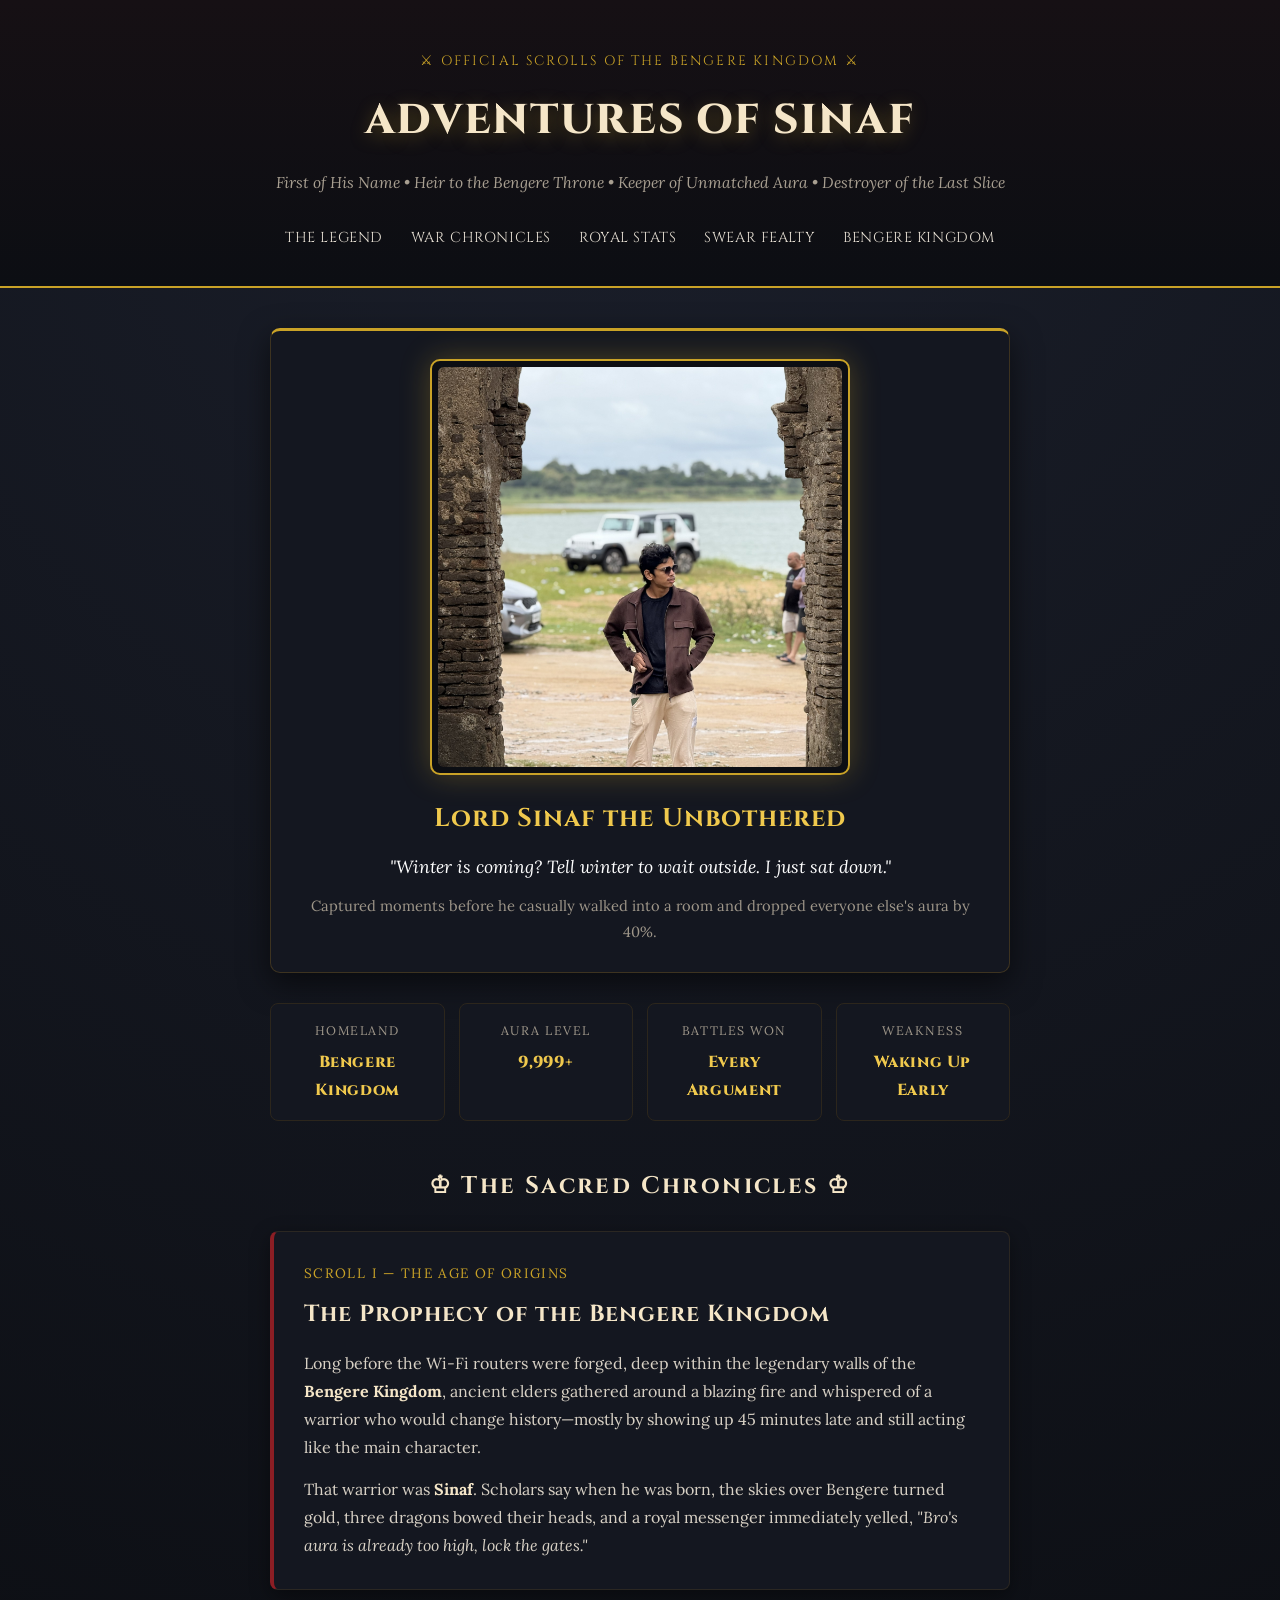
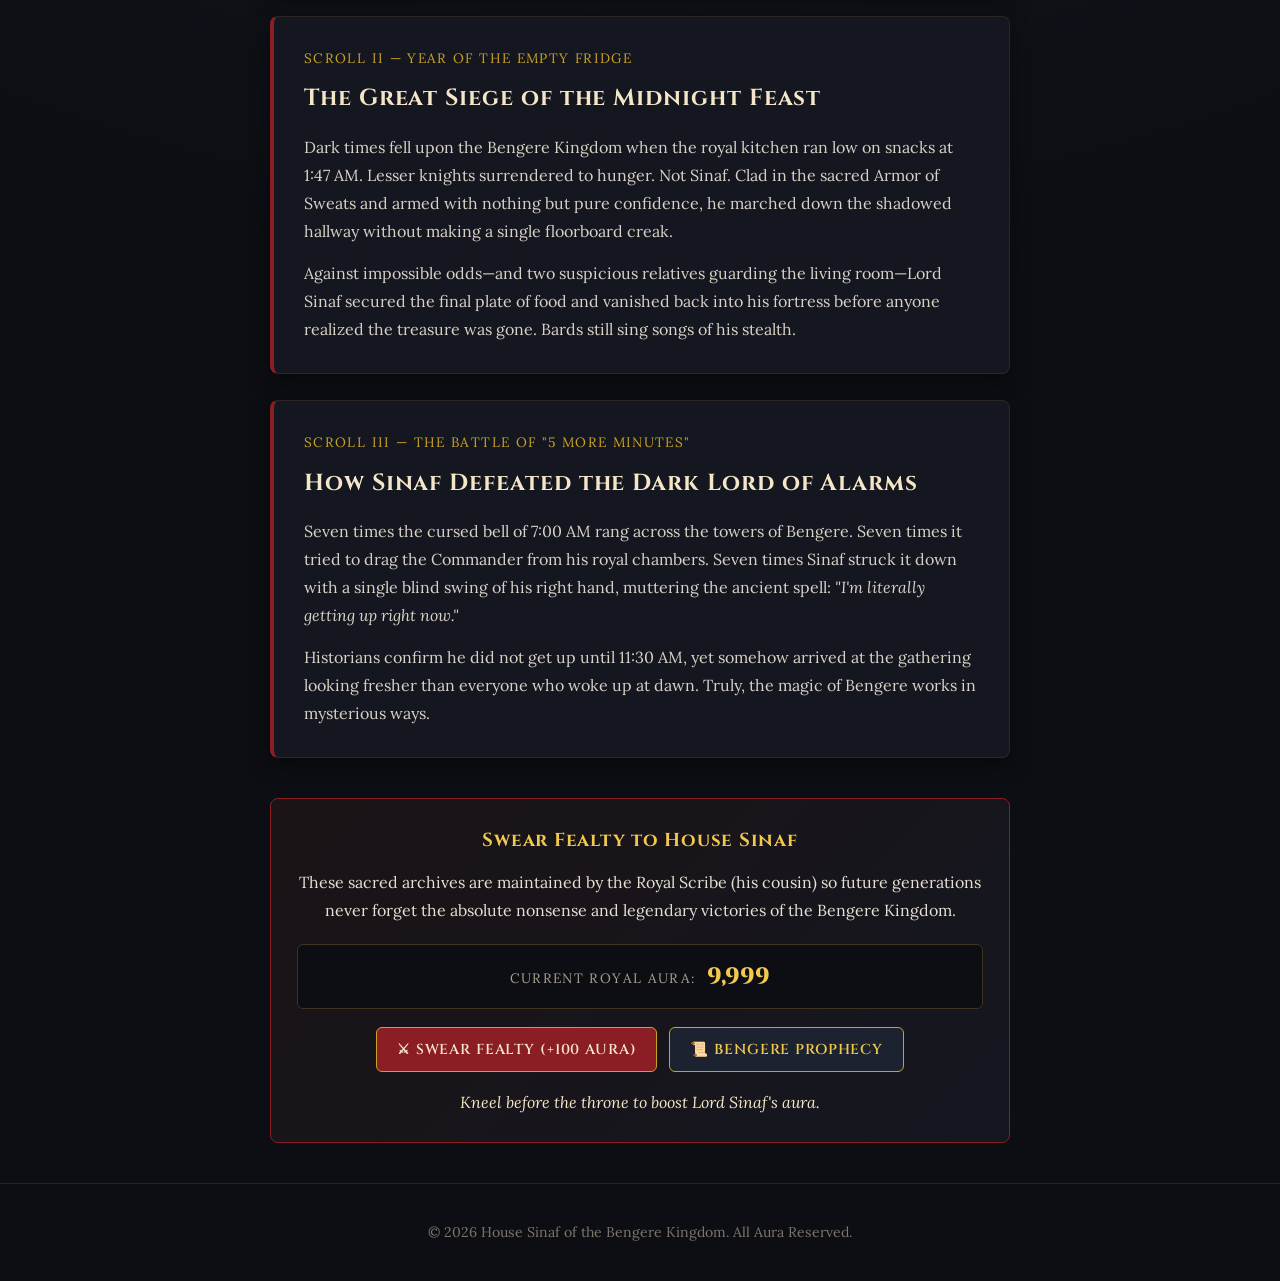
<file: index.html>
<!DOCTYPE html>
<html lang="en">
<head>
  <meta charset="UTF-8">
  <meta name="viewport" content="width=device-width, initial-scale=1.0">
  <title>The Adventures of Sinaf | Chronicles of Bengere</title>
  <!-- Epic medieval font + clean storybook font from Google Fonts -->
  <link rel="preconnect" href="https://fonts.googleapis.com">
  <link rel="preconnect" href="https://fonts.gstatic.com" crossorigin>
  <link href="https://fonts.googleapis.com/css2?family=Cinzel:wght@600;800&family=Lora:ital,wght@0,400;0,600;1,400&display=swap" rel="stylesheet">
  <link rel="stylesheet" href="style.css">
</head>
<body>

  <!-- Royal Banner -->
  <header>
    <div class="container">
      <p class="crest">&#9876; Official Scrolls of the Bengere Kingdom &#9876;</p>
      <h1>Adventures of Sinaf</h1>
      <p class="tagline">
        First of His Name &bull; Heir to the Bengere Throne &bull; Keeper of Unmatched Aura &bull; Destroyer of the Last Slice
      </p>
      <nav>
        <a href="#legend">The Legend</a>
        <a href="#chronicles">War Chronicles</a>
        <a href="#stats">Royal Stats</a>
        <a href="#fealty">Swear Fealty</a>
        <a href="kingdom.html">Bengere Kingdom</a>
      </nav>
    </div>
  </header>

  <main class="container">

    <!-- Hero Portrait Card (Uses your sinaf-aura.jpg) -->
    <section class="hero-card" id="legend">
      <div class="aura-frame">
        <img src="images/sinaf_aura.jpg.jpg" alt="Lord Sinaf of the Bengere Kingdom radiating maximum aura" class="hero-image">
      </div>
      <div class="hero-caption">
        <h2>Lord Sinaf the Unbothered</h2>
        <p class="quote">
          "Winter is coming? Tell winter to wait outside. I just sat down."
        </p>
        <p class="royal-note">
          Captured moments before he casually walked into a room and dropped everyone else's aura by 40%.
        </p>
      </div>
    </section>

    <!-- Warrior Stats Bar -->
    <section class="stats-grid" id="stats">
      <div class="stat-box">
        <span class="stat-label">Homeland</span>
        <span class="stat-value">Bengere Kingdom</span>
      </div>
      <div class="stat-box">
        <span class="stat-label">Aura Level</span>
        <span class="stat-value">9,999+</span>
      </div>
      <div class="stat-box">
        <span class="stat-label">Battles Won</span>
        <span class="stat-value">Every Argument</span>
      </div>
      <div class="stat-box">
        <span class="stat-label">Weakness</span>
        <span class="stat-value">Waking Up Early</span>
      </div>
    </section>

    <!-- Blog Posts / Chronicles -->
    <section id="chronicles">
      <h2 class="section-title">&#9812; The Sacred Chronicles &#9812;</h2>

      <!-- Story 1 -->
      <article class="post">
        <span class="date">Scroll I &mdash; The Age of Origins</span>
        <h3>The Prophecy of the Bengere Kingdom</h3>
        <p>
          Long before the Wi-Fi routers were forged, deep within the legendary walls of the 
          <strong>Bengere Kingdom</strong>, ancient elders gathered around a blazing fire and whispered 
          of a warrior who would change history—mostly by showing up 45 minutes late and still acting 
          like the main character.
        </p>
        <p>
          That warrior was <strong>Sinaf</strong>. Scholars say when he was born, the skies over Bengere 
          turned gold, three dragons bowed their heads, and a royal messenger immediately yelled, 
          <em>"Bro's aura is already too high, lock the gates."</em>
        </p>
      </article>

      <!-- Story 2 -->
      <article class="post">
        <span class="date">Scroll II &mdash; Year of the Empty Fridge</span>
        <h3>The Great Siege of the Midnight Feast</h3>
        <p>
          Dark times fell upon the Bengere Kingdom when the royal kitchen ran low on snacks at 1:47 AM. 
          Lesser knights surrendered to hunger. Not Sinaf. Clad in the sacred Armor of Sweats and armed 
          with nothing but pure confidence, he marched down the shadowed hallway without making a single 
          floorboard creak.
        </p>
        <p>
          Against impossible odds—and two suspicious relatives guarding the living room—Lord Sinaf 
          secured the final plate of food and vanished back into his fortress before anyone realized 
          the treasure was gone. Bards still sing songs of his stealth.
        </p>
      </article>

      <!-- Story 3 -->
      <article class="post">
        <span class="date">Scroll III &mdash; The Battle of "5 More Minutes"</span>
        <h3>How Sinaf Defeated the Dark Lord of Alarms</h3>
        <p>
          Seven times the cursed bell of 7:00 AM rang across the towers of Bengere. Seven times it tried 
          to drag the Commander from his royal chambers. Seven times Sinaf struck it down with a single 
          blind swing of his right hand, muttering the ancient spell: <em>"I'm literally getting up right now."</em>
        </p>
        <p>
          Historians confirm he did not get up until 11:30 AM, yet somehow arrived at the gathering looking 
          fresher than everyone who woke up at dawn. Truly, the magic of Bengere works in mysterious ways.
        </p>
      </article>
    </section>

    <!-- About / Footer Lore Box -->
    <!-- Interactive Swear Fealty & Aura Boost Box -->
    <section class="about" id="fealty">
      <h3>Swear Fealty to House Sinaf</h3>
      <p>
        These sacred archives are maintained by the Royal Scribe (his cousin) so future generations never 
        forget the absolute nonsense and legendary victories of the Bengere Kingdom.
      </p>

      <div class="fealty-tracker">
        <span class="aura-label">Current Royal Aura:</span>
        <span id="aura-score" class="aura-number">9,999</span>
      </div>

      <div class="btn-group">
        <button id="fealty-btn" class="royal-btn">&#9876; Swear Fealty (+100 Aura)</button>
        <button id="prophecy-btn" class="royal-btn secondary-btn">&#128220; Bengere Prophecy</button>
      </div>

      <p id="royal-message" class="royal-message">
        Kneel before the throne to boost Lord Sinaf's aura.
      </p>
    </section>
  </main>

  <footer>
    <p>&copy; 2026 House Sinaf of the Bengere Kingdom. All Aura Reserved.</p>
  </footer>

  <script>
    let aura = 9999;
    let clicks = 0;

    const auraScore = document.getElementById("aura-score");
    const royalMessage = document.getElementById("royal-message");
    const fealtyBtn = document.getElementById("fealty-btn");
    const prophecyBtn = document.getElementById("prophecy-btn");

    const fealtyReplies = [
      "You bent the knee. Sinaf gave a slight head nod without looking up from his phone.",
      "Respect +100. You are now an Official Bannerman of the Bengere Kingdom.",
      "Lord Sinaf's aura is getting dangerous. Three alarm clocks just stopped working.",
      "The Royal Council approves. You may now guard the leftover biryani.",
      "MAXIMUM AURA REACHED. Even dragons are asking Sinaf for outfit advice."
    ];

    const prophecies = [
      "Prophecy: Sinaf will say 'I am 5 minutes away' while still wrapped in a towel.",
      "Prophecy: Whoever leaves snacks in the kitchen after midnight shall lose them to the Heir of Bengere.",
      "Prophecy: Tomorrow is definitely the day Sinaf starts going to the gym. Probably.",
      "Prophecy: A fierce argument approaches, and Sinaf will win it using pure confidence and zero facts.",
      "Prophecy: Beware the cursed 7:00 AM bell—it stands no chance against the Royal Snooze."
    ];

    fealtyBtn.addEventListener("click", () => {
      aura += 100;
      clicks += 1;
      auraScore.textContent = aura.toLocaleString();

      const replyIndex = Math.min(clicks - 1, fealtyReplies.length - 1);
      royalMessage.textContent = fealtyReplies[replyIndex];
    });

    prophecyBtn.addEventListener("click", () => {
      const randomIndex = Math.floor(Math.random() * prophecies.length);
      royalMessage.textContent = prophecies[randomIndex];
    });
  </script>
</body>
</html>
</file>
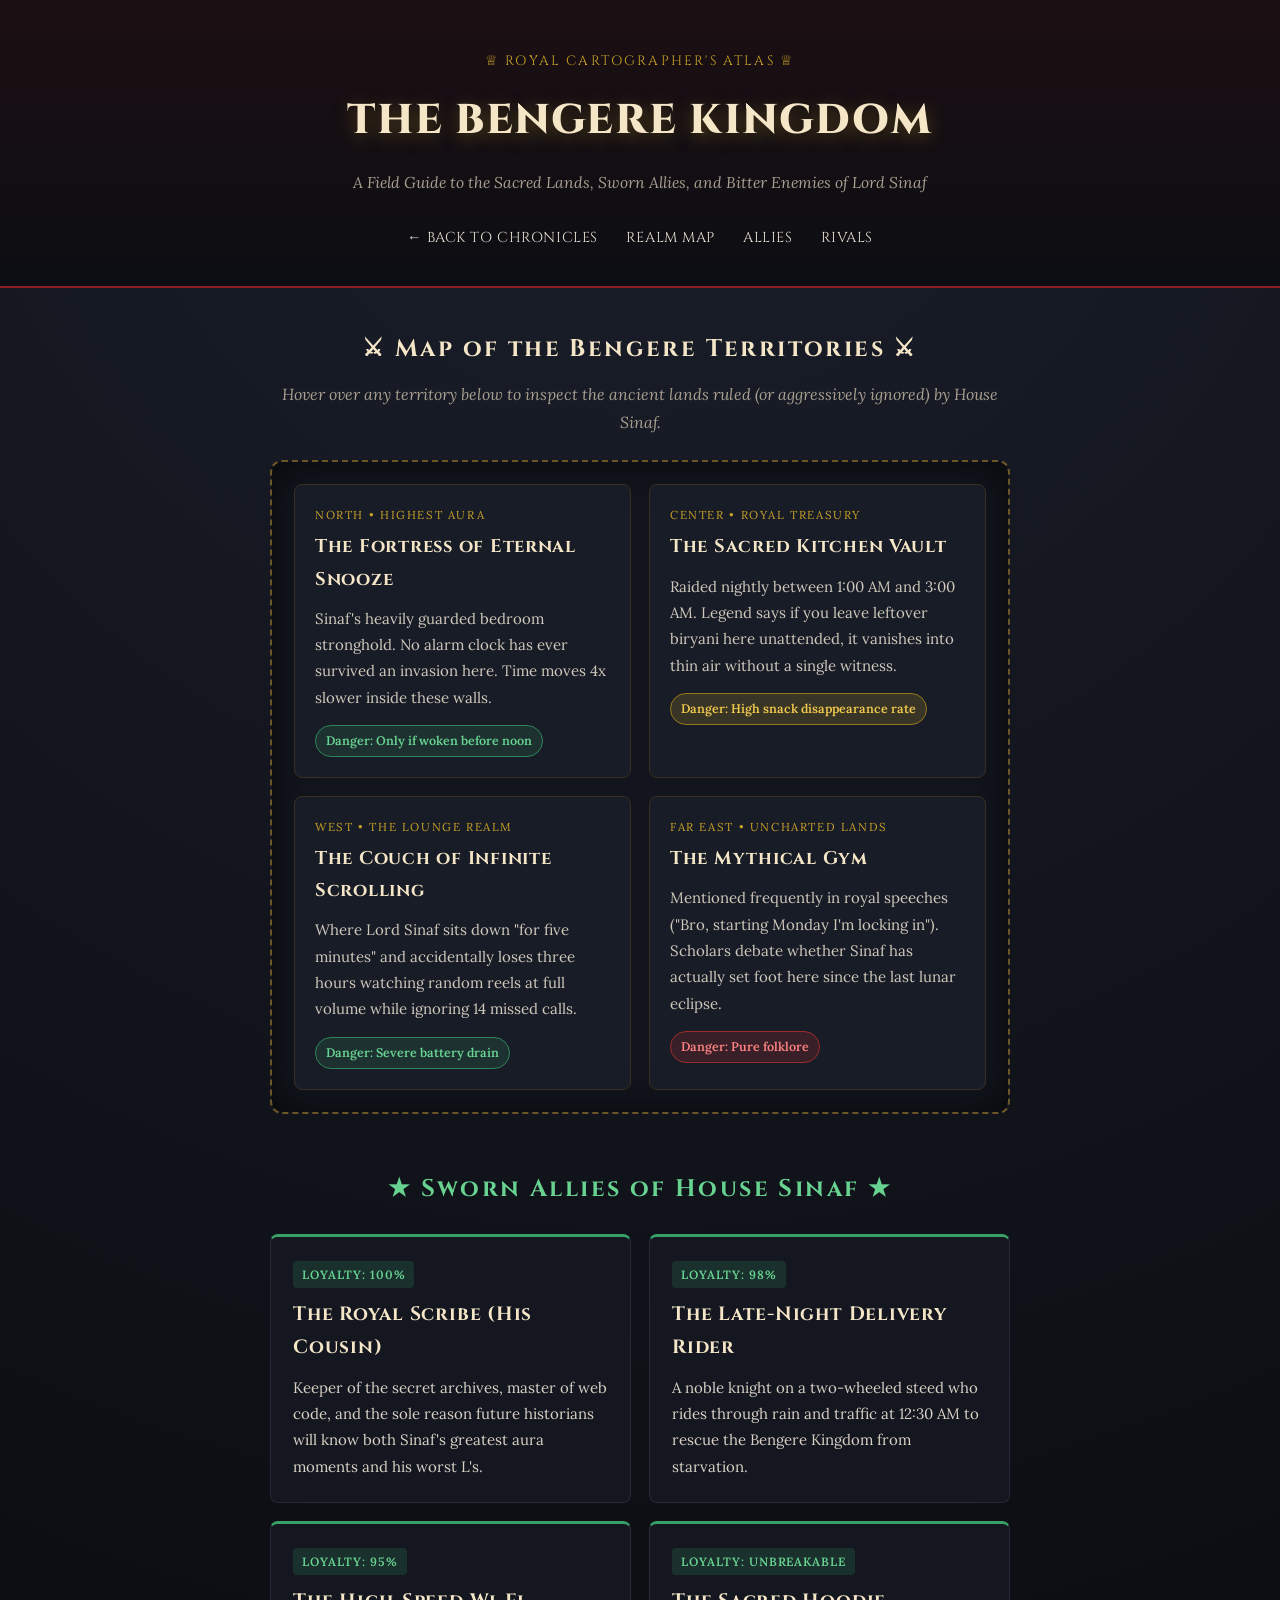
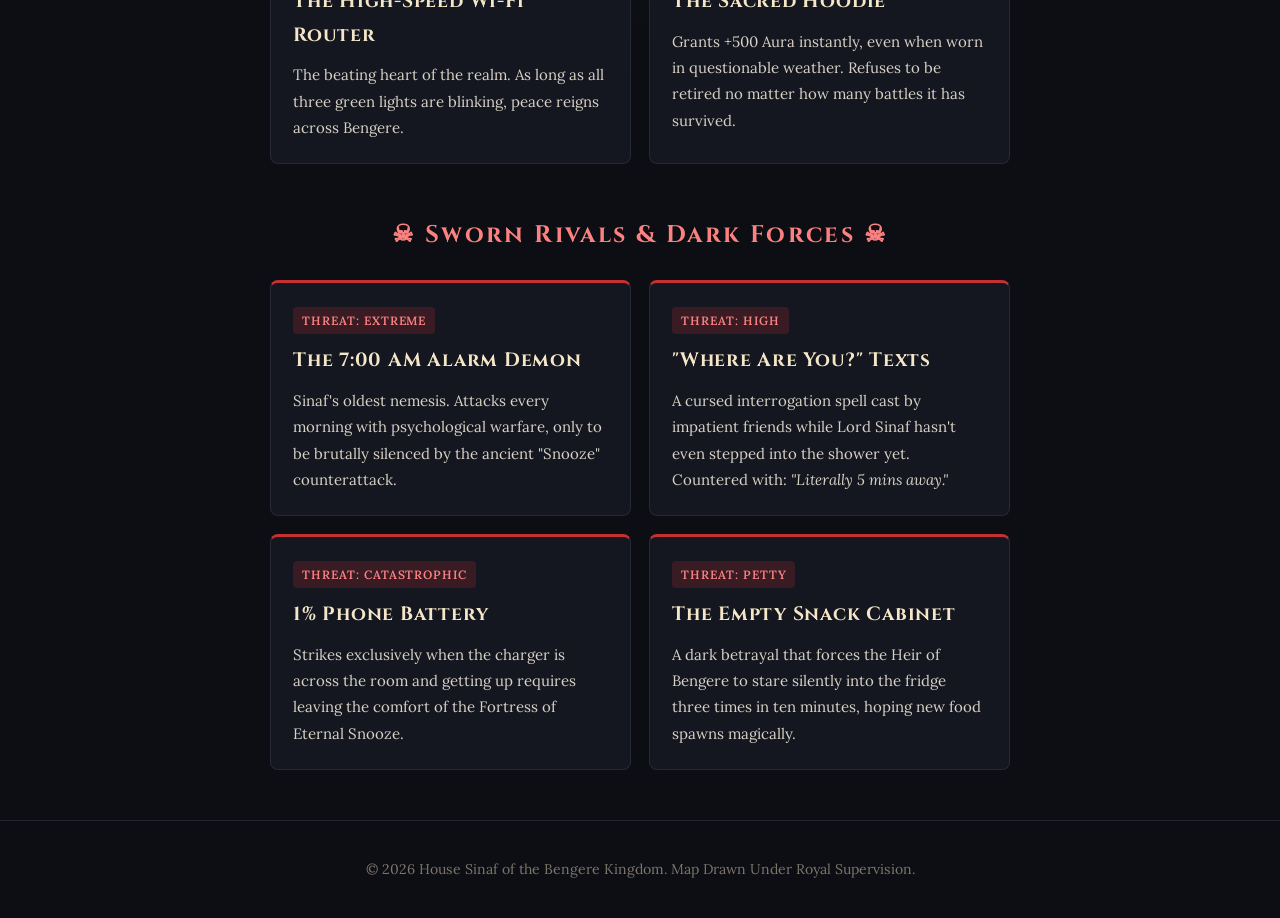
<file: kingdom.html>
<!DOCTYPE html>
<html lang="en">
<head>
  <meta charset="UTF-8">
  <meta name="viewport" content="width=device-width, initial-scale=1.0">
  <title>The Bengere Kingdom | Allies, Rivals &amp; Realm Map</title>
  <link rel="preconnect" href="https://fonts.googleapis.com">
  <link rel="preconnect" href="https://fonts.gstatic.com" crossorigin>
  <link href="https://fonts.googleapis.com/css2?family=Cinzel:wght@600;800&family=Lora:ital,wght@0,400;0,600;1,400&display=swap" rel="stylesheet">
  <!-- Shared base styles -->
  <link rel="stylesheet" href="style.css">
  <!-- Custom styles just for this page -->
  <link rel="stylesheet" href="kingdom.css">
</head>
<body>

  <!-- Kingdom Header -->
  <header class="kingdom-header">
    <div class="container">
      <p class="crest">&#9813; Royal Cartographer's Atlas &#9813;</p>
      <h1>The Bengere Kingdom</h1>
      <p class="tagline">
        A Field Guide to the Sacred Lands, Sworn Allies, and Bitter Enemies of Lord Sinaf
      </p>
      <nav>
        <a href="index.html">&larr; Back to Chronicles</a>
        <a href="#map">Realm Map</a>
        <a href="#allies">Allies</a>
        <a href="#rivals">Rivals</a>
      </nav>
    </div>
  </header>

  <main class="container">

    <!-- Section 1: Interactive-Style Lore Map -->
    <section id="map" class="map-section">
      <h2 class="section-title">&#9876; Map of the Bengere Territories &#9876;</h2>
      <p class="map-intro">
        Hover over any territory below to inspect the ancient lands ruled (or aggressively ignored) by House Sinaf.
      </p>

      <div class="map-board">
        <div class="region">
          <span class="coords">NORTH &bull; HIGHEST AURA</span>
          <h3>The Fortress of Eternal Snooze</h3>
          <p>
            Sinaf's heavily guarded bedroom stronghold. No alarm clock has ever survived an invasion here. 
            Time moves 4x slower inside these walls.
          </p>
          <span class="danger low">Danger: Only if woken before noon</span>
        </div>

        <div class="region">
          <span class="coords">CENTER &bull; ROYAL TREASURY</span>
          <h3>The Sacred Kitchen Vault</h3>
          <p>
            Raided nightly between 1:00 AM and 3:00 AM. Legend says if you leave leftover biryani here 
            unattended, it vanishes into thin air without a single witness.
          </p>
          <span class="danger med">Danger: High snack disappearance rate</span>
        </div>

        <div class="region">
          <span class="coords">WEST &bull; THE LOUNGE REALM</span>
          <h3>The Couch of Infinite Scrolling</h3>
          <p>
            Where Lord Sinaf sits down "for five minutes" and accidentally loses three hours watching 
            random reels at full volume while ignoring 14 missed calls.
          </p>
          <span class="danger low">Danger: Severe battery drain</span>
        </div>

        <div class="region">
          <span class="coords">FAR EAST &bull; UNCHARTED LANDS</span>
          <h3>The Mythical Gym</h3>
          <p>
            Mentioned frequently in royal speeches ("Bro, starting Monday I'm locking in"). 
            Scholars debate whether Sinaf has actually set foot here since the last lunar eclipse.
          </p>
          <span class="danger high">Danger: Pure folklore</span>
        </div>
      </div>
    </section>

    <!-- Section 2: Sworn Allies -->
    <section id="allies" class="faction-section">
      <h2 class="section-title ally-heading">&#9733; Sworn Allies of House Sinaf &#9733;</h2>

      <div class="card-grid">
        <article class="lore-card ally-card">
          <span class="badge ally-badge">Loyalty: 100%</span>
          <h3>The Royal Scribe (His Cousin)</h3>
          <p>
            Keeper of the secret archives, master of web code, and the sole reason future historians 
            will know both Sinaf's greatest aura moments and his worst L's.
          </p>
        </article>

        <article class="lore-card ally-card">
          <span class="badge ally-badge">Loyalty: 98%</span>
          <h3>The Late-Night Delivery Rider</h3>
          <p>
            A noble knight on a two-wheeled steed who rides through rain and traffic at 12:30 AM 
            to rescue the Bengere Kingdom from starvation.
          </p>
        </article>

        <article class="lore-card ally-card">
          <span class="badge ally-badge">Loyalty: 95%</span>
          <h3>The High-Speed Wi-Fi Router</h3>
          <p>
            The beating heart of the realm. As long as all three green lights are blinking, peace 
            reigns across Bengere.
          </p>
        </article>

        <article class="lore-card ally-card">
          <span class="badge ally-badge">Loyalty: Unbreakable</span>
          <h3>The Sacred Hoodie</h3>
          <p>
            Grants +500 Aura instantly, even when worn in questionable weather. Refuses to be 
            retired no matter how many battles it has survived.
          </p>
        </article>
      </div>
    </section>

    <!-- Section 3: Bitter Rivals -->
    <section id="rivals" class="faction-section">
      <h2 class="section-title rival-heading">&#9760; Sworn Rivals &amp; Dark Forces &#9760;</h2>

      <div class="card-grid">
        <article class="lore-card rival-card">
          <span class="badge rival-badge">Threat: Extreme</span>
          <h3>The 7:00 AM Alarm Demon</h3>
          <p>
            Sinaf's oldest nemesis. Attacks every morning with psychological warfare, only to be 
            brutally silenced by the ancient "Snooze" counterattack.
          </p>
        </article>

        <article class="lore-card rival-card">
          <span class="badge rival-badge">Threat: High</span>
          <h3>"Where Are You?" Texts</h3>
          <p>
            A cursed interrogation spell cast by impatient friends while Lord Sinaf hasn't even 
            stepped into the shower yet. Countered with: <em>"Literally 5 mins away."</em>
          </p>
        </article>

        <article class="lore-card rival-card">
          <span class="badge rival-badge">Threat: Catastrophic</span>
          <h3>1% Phone Battery</h3>
          <p>
            Strikes exclusively when the charger is across the room and getting up requires 
            leaving the comfort of the Fortress of Eternal Snooze.
          </p>
        </article>

        <article class="lore-card rival-card">
          <span class="badge rival-badge">Threat: Petty</span>
          <h3>The Empty Snack Cabinet</h3>
          <p>
            A dark betrayal that forces the Heir of Bengere to stare silently into the fridge 
            three times in ten minutes, hoping new food spawns magically.
          </p>
        </article>
      </div>
    </section>

  </main>

  <footer>
    <p>&copy; 2026 House Sinaf of the Bengere Kingdom. Map Drawn Under Royal Supervision.</p>
  </footer>

</body>
</html>
</file>
<file: style.css>
/* Reset */
* {
  box-sizing: border-box;
  margin: 0;
  padding: 0;
}

body {
  font-family: "Lora", Georgia, serif;
  line-height: 1.75;
  color: #e6dfd3;
  background-color: #0c0e13;
  background-image: radial-gradient(circle at top, #1b1f2b 0%, #0c0e13 65%);
}

h1, h2, h3, nav a, .crest, .stat-value {
  font-family: "Cinzel", Georgia, serif;
  letter-spacing: 0.04em;
}

.container {
  max-width: 780px;
  margin: 0 auto;
  padding: 0 20px;
}

/* Royal Header */
header {
  background: linear-gradient(180deg, #161014 0%, #0c0e13 100%);
  border-bottom: 2px solid #c9a227;
  text-align: center;
  padding: 50px 0 36px;
  margin-bottom: 40px;
}

.crest {
  color: #c9a227;
  font-size: 0.85rem;
  text-transform: uppercase;
  letter-spacing: 0.16em;
  margin-bottom: 10px;
}

header h1 {
  font-size: 2.6rem;
  font-weight: 800;
  color: #f5e6c8;
  text-transform: uppercase;
  text-shadow: 0 4px 18px rgba(201, 162, 39, 0.35);
  margin-bottom: 12px;
}

.tagline {
  color: #a89f91;
  font-style: italic;
  font-size: 0.98rem;
  margin-bottom: 26px;
}

nav a {
  color: #e6dfd3;
  text-decoration: none;
  margin: 0 12px;
  font-size: 0.9rem;
  text-transform: uppercase;
  transition: color 0.2s ease;
}

nav a:hover {
  color: #f0c94d;
}

/* Hero Portrait Card */
.hero-card {
  background-color: #141720;
  border: 1px solid #3d3320;
  border-top: 3px solid #c9a227;
  border-radius: 10px;
  padding: 28px;
  text-align: center;
  margin-bottom: 30px;
  box-shadow: 0 10px 30px rgba(0, 0, 0, 0.55);
}

.aura-frame {
  max-width: 420px;
  margin: 0 auto 22px;
  padding: 6px;
  border: 2px solid #c9a227;
  border-radius: 10px;
  box-shadow: 0 0 30px rgba(201, 162, 39, 0.32);
  background-color: #0c0e13;
}

.hero-image {
  width: 100%;
  height: 400px;
  object-fit: cover;
  object-position: center top; /* Keeps his face centered and uncropped */
  border-radius: 6px;
  display: block;
}

.hero-caption h2 {
  color: #f0c94d;
  font-size: 1.6rem;
  margin-bottom: 10px;
}

.quote {
  font-style: italic;
  font-size: 1.1rem;
  color: #ffffff;
  margin-bottom: 10px;
}

.royal-note {
  color: #9e9689;
  font-size: 0.92rem;
}

/* Warrior Stats Grid */
.stats-grid {
  display: grid;
  grid-template-columns: repeat(auto-fit, minmax(160px, 1fr));
  gap: 14px;
  margin-bottom: 44px;
}

.stat-box {
  background-color: #141720;
  border: 1px solid #2c261c;
  border-radius: 8px;
  padding: 16px;
  text-align: center;
}

.stat-label {
  display: block;
  font-size: 0.78rem;
  text-transform: uppercase;
  letter-spacing: 0.12em;
  color: #9e9689;
  margin-bottom: 6px;
}

.stat-value {
  display: block;
  font-size: 1rem;
  font-weight: 800;
  color: #f0c94d;
}

/* Section Heading */
.section-title {
  text-align: center;
  color: #f5e6c8;
  font-size: 1.5rem;
  margin-bottom: 24px;
  letter-spacing: 0.1em;
}

/* Chronicle Cards */
.post {
  background-color: #141720;
  border: 1px solid #2b2722;
  border-left: 4px solid #8b1e24; /* Royal crimson accent */
  padding: 30px;
  margin-bottom: 26px;
  border-radius: 8px;
  box-shadow: 0 6px 20px rgba(0, 0, 0, 0.4);
  transition: transform 0.2s ease, border-color 0.2s ease;
}

.post:hover {
  transform: translateY(-3px);
  border-left-color: #c9a227;
}

.date {
  display: block;
  font-size: 0.85rem;
  text-transform: uppercase;
  letter-spacing: 0.1em;
  color: #c9a227;
  margin-bottom: 8px;
}

.post h3 {
  font-size: 1.45rem;
  color: #f5e6c8;
  margin-bottom: 14px;
}

.post p {
  margin-bottom: 14px;
  color: #d8d1c5;
}

.post p:last-child {
  margin-bottom: 0;
}

.post strong {
  color: #f5e6c8;
}

/* Swear Fealty Box */
.about {
  background: linear-gradient(135deg, #1b1316 0%, #141720 100%);
  border: 1px solid #8b1e24;
  padding: 26px;
  border-radius: 8px;
  margin-top: 40px;
  text-align: center;
}

.about h3 {
  color: #f0c94d;
  margin-bottom: 10px;
}

/* Footer */
footer {
  text-align: center;
  padding: 36px 20px;
  margin-top: 40px;
  border-top: 1px solid #222633;
  color: #7d766b;
  font-size: 0.88rem;
}

/* Mobile tweak */
@media (max-width: 540px) {
  header h1 {
    font-size: 1.9rem;
  }

  nav a {
    display: inline-block;
    margin: 6px 10px;
  }

  .hero-image {
    height: 320px;
  }
}

/* Interactive Fealty & Prophecy Buttons */
.fealty-tracker {
  margin: 20px 0 18px;
  padding: 12px;
  background-color: #0c0e13;
  border: 1px solid #3d3320;
  border-radius: 6px;
}

.aura-label {
  font-size: 0.85rem;
  text-transform: uppercase;
  letter-spacing: 0.1em;
  color: #a89f91;
  margin-right: 8px;
}

.aura-number {
  font-family: "Cinzel", Georgia, serif;
  font-size: 1.4rem;
  font-weight: 800;
  color: #f0c94d;
}

.btn-group {
  display: flex;
  justify-content: center;
  gap: 12px;
  flex-wrap: wrap;
  margin-bottom: 16px;
}

.royal-btn {
  font-family: "Cinzel", Georgia, serif;
  font-size: 0.9rem;
  font-weight: 600;
  text-transform: uppercase;
  letter-spacing: 0.06em;
  padding: 12px 20px;
  border-radius: 6px;
  border: 1px solid #c9a227;
  background-color: #8b1e24;
  color: #f5e6c8;
  cursor: pointer;
  transition: transform 0.15s ease, background-color 0.2s ease, box-shadow 0.2s ease;
}

.royal-btn:hover {
  background-color: #a8242b;
  box-shadow: 0 0 16px rgba(201, 162, 39, 0.35);
  transform: translateY(-2px);
}

.royal-btn:active {
  transform: scale(0.97);
}

.secondary-btn {
  background-color: #1c2230;
  color: #f0c94d;
}

.secondary-btn:hover {
  background-color: #273044;
}

.royal-message {
  font-style: italic;
  color: #f5e6c8;
  min-height: 28px;
  margin-top: 6px;
}
</file>
<file: kingdom.css>
/* Custom header vibe for the Kingdom page */
.kingdom-header {
  background: linear-gradient(180deg, #1c0f13 0%, #0c0e13 100%);
  border-bottom: 2px solid #8b1e24;
}

/* Map Board Styling */
.map-section {
  margin-bottom: 54px;
}

.map-intro {
  text-align: center;
  color: #a89f91;
  font-style: italic;
  margin-top: -14px;
  margin-bottom: 24px;
}

.map-board {
  display: grid;
  grid-template-columns: repeat(auto-fit, minmax(280px, 1fr));
  gap: 18px;
  background-color: #12151d;
  border: 2px dashed #6b5627; /* Gives it an old cartographer map border */
  border-radius: 12px;
  padding: 22px;
  box-shadow: inset 0 0 40px rgba(0, 0, 0, 0.65);
}

.region {
  background-color: #181c26;
  border: 1px solid #382f1e;
  border-radius: 8px;
  padding: 20px;
  transition: transform 0.2s ease, border-color 0.2s ease, box-shadow 0.2s ease;
}

.region:hover {
  transform: translateY(-4px);
  border-color: #c9a227;
  box-shadow: 0 8px 20px rgba(201, 162, 39, 0.15);
}

.coords {
  display: block;
  font-size: 0.72rem;
  letter-spacing: 0.14em;
  color: #c9a227;
  margin-bottom: 6px;
}

.region h3 {
  font-size: 1.15rem;
  color: #f5e6c8;
  margin-bottom: 10px;
}

.region p {
  font-size: 0.94rem;
  color: #cfc8bc;
  margin-bottom: 14px;
}

.danger {
  display: inline-block;
  font-size: 0.78rem;
  padding: 4px 10px;
  border-radius: 999px;
  font-weight: 600;
}

.danger.low {
  background-color: rgba(47, 133, 90, 0.2);
  color: #68d391;
  border: 1px solid #2f855a;
}

.danger.med {
  background-color: rgba(201, 162, 39, 0.18);
  color: #f0c94d;
  border: 1px solid #97781c;
}

.danger.high {
  background-color: rgba(155, 44, 44, 0.25);
  color: #fc8181;
  border: 1px solid #9b2c2c;
}

/* Allies & Rivals Grids */
.faction-section {
  margin-bottom: 50px;
}

.ally-heading {
  color: #68d391;
}

.rival-heading {
  color: #fc8181;
}

.card-grid {
  display: grid;
  grid-template-columns: repeat(auto-fit, minmax(280px, 1fr));
  gap: 18px;
}

.lore-card {
  background-color: #141720;
  border-radius: 8px;
  padding: 22px;
  border: 1px solid #262936;
  transition: transform 0.2s ease;
}

.lore-card:hover {
  transform: translateY(-3px);
}

.ally-card {
  border-top: 3px solid #38a169;
}

.rival-card {
  border-top: 3px solid #c53030;
}

.badge {
  display: inline-block;
  font-size: 0.75rem;
  text-transform: uppercase;
  letter-spacing: 0.08em;
  padding: 3px 9px;
  border-radius: 4px;
  margin-bottom: 10px;
  font-weight: 600;
}

.ally-badge {
  background-color: rgba(56, 161, 105, 0.18);
  color: #68d391;
}

.rival-badge {
  background-color: rgba(197, 48, 48, 0.2);
  color: #fc8181;
}

.lore-card h3 {
  font-size: 1.2rem;
  color: #f5e6c8;
  margin-bottom: 10px;
}

.lore-card p {
  font-size: 0.94rem;
  color: #d8d1c5;
}
</file>
